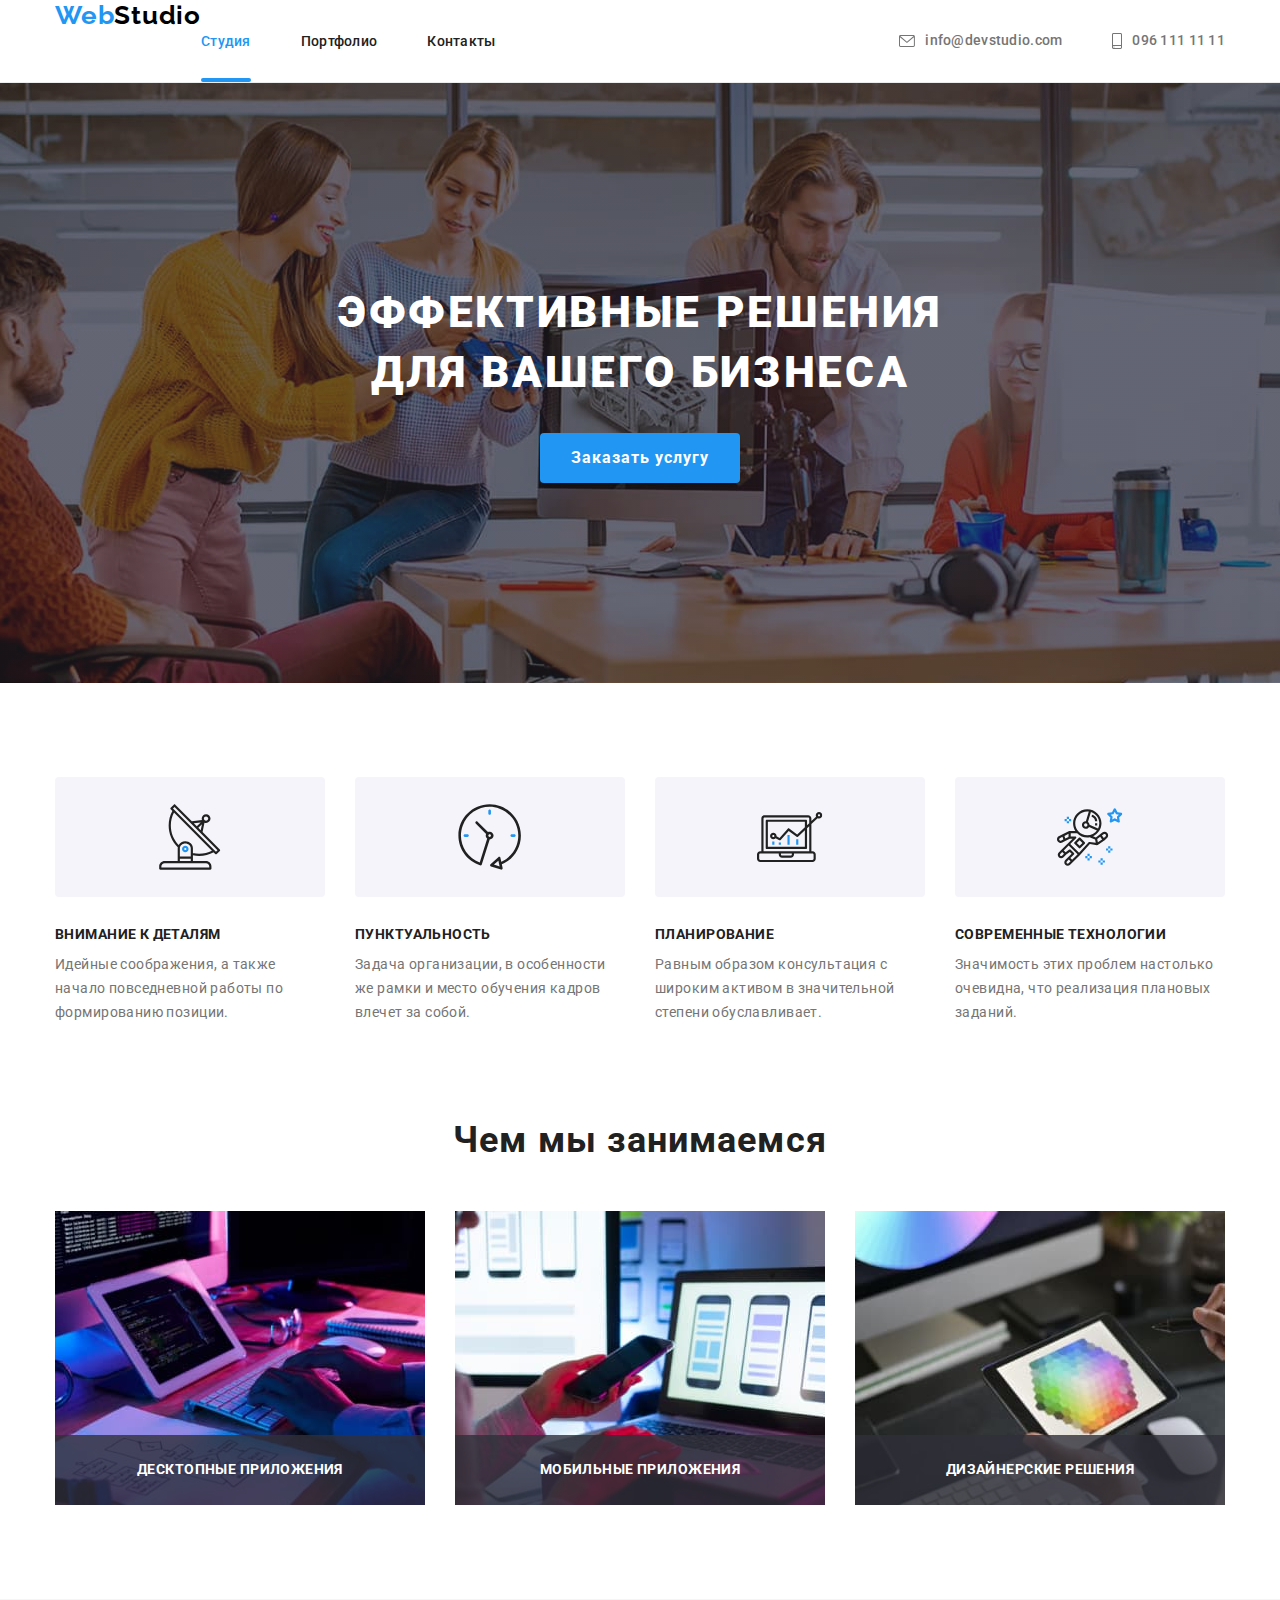
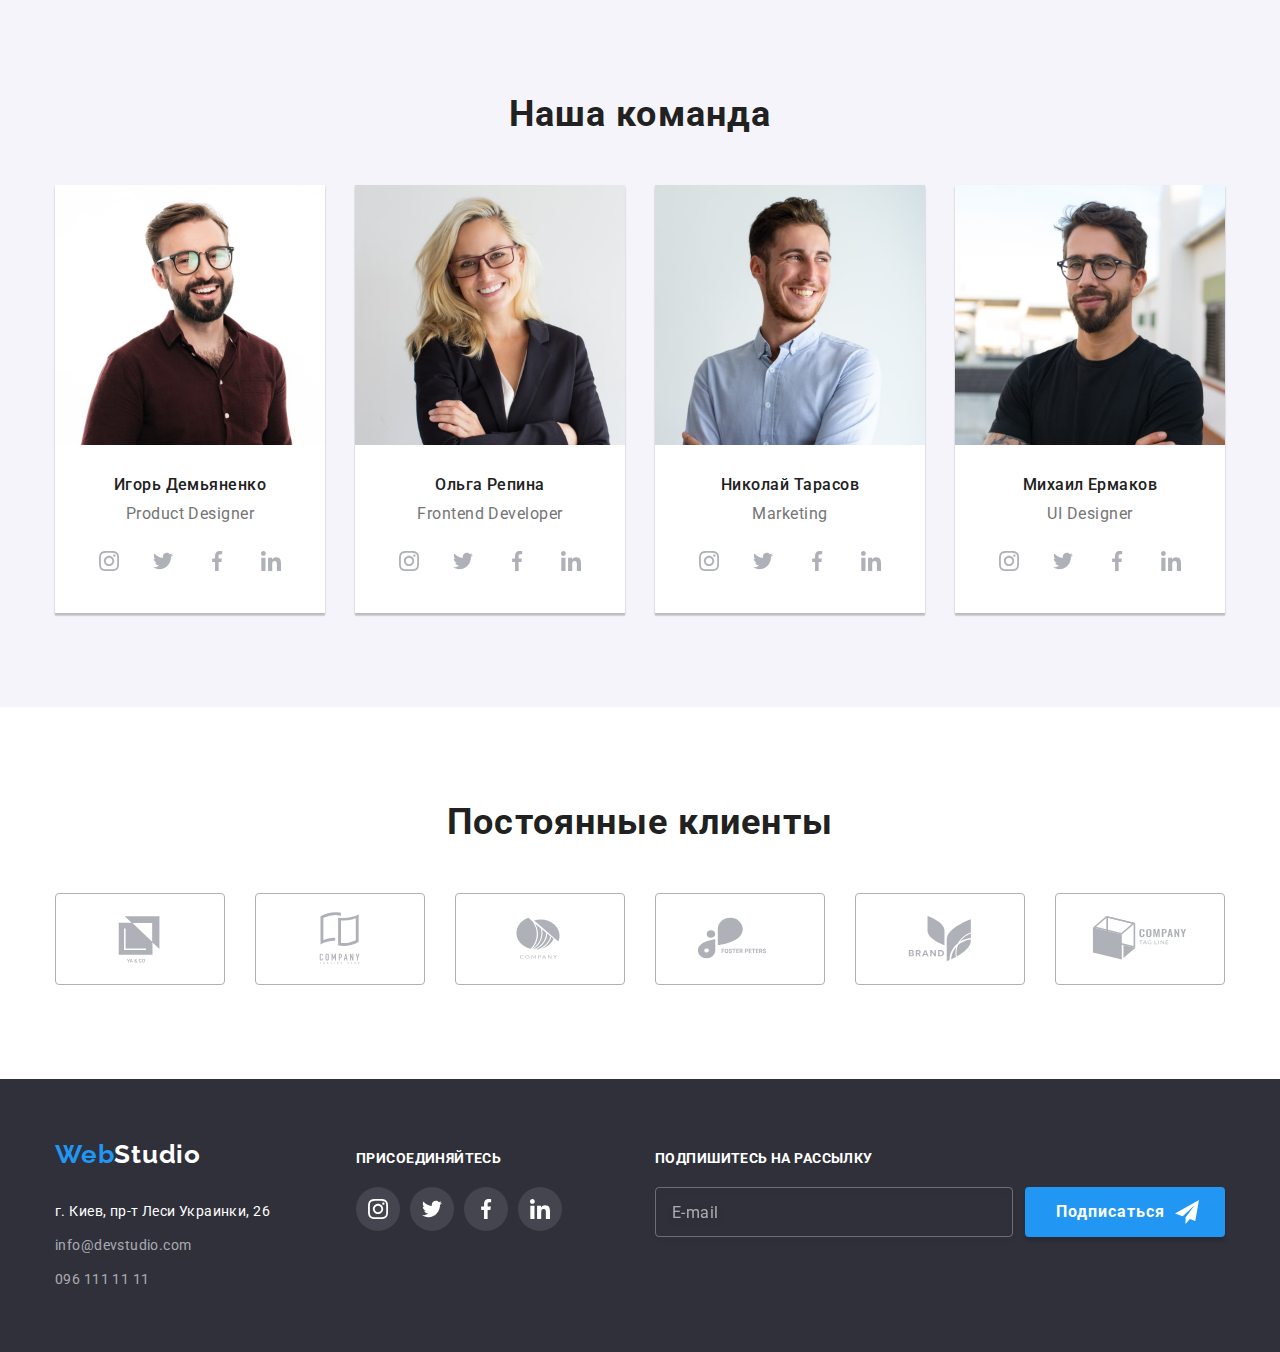
<file: index.html>
<!DOCTYPE html>
<html lang="ru">
<head>
    <meta charset="UTF-8">
    <meta http-equiv="X-UA-Compatible" content="IE=edge">
    <meta name="viewport" content="width=device-width, initial-scale=1.0">
    <title>WebStudio</title>
    <link rel="preconnect" href="https://fonts.googleapis.com">
    <link rel="preconnect" href="https://fonts.gstatic.com" crossorigin>
    <link href="https://fonts.googleapis.com/css2?family=Raleway:wght@700&family=Roboto:wght@400;500;700;900&display=swap"
        rel="stylesheet">
    <link rel="stylesheet" href="https://cdnjs.cloudflare.com/ajax/libs/modern-normalize/1.1.0/modern-normalize.css"
        integrity="sha512-Y0MM+V6ymRKN2zStTqzQ227DWhhp4Mzdo6gnlRnuaNCbc+YN/ZH0sBCLTM4M0oSy9c9VKiCvd4Jk44aCLrNS5Q=="
        crossorigin="anonymous" referrerpolicy="no-referrer" />    
    <link rel="stylesheet" href="./css/main.min.css">
</head>
<body>
    <header class="header">
        <div class="container container__header">
            <nav class="navigation">
                <a class="logo header__logo" href="#">Web<span class="logo__header--color">Studio</span></a>
                <ul class="navigation-list">
                    <li class="navigation-list__item"><a class="navigation-list__link navigation-list--current" href="#">Студия</a></li>
                    <li class="navigation-list__item"><a class="navigation-list__link" href="./portfolio.html">Портфолио</a></li>
                    <li class="navigation-list__item"><a class="navigation-list__link" href="#">Контакты</a></li>
                </ul>                    
            </nav>
            <ul class="contacts">
                <li class="contacts__item">
                    <a class="contacts__link" href="mailto:info@devstudio.com">
                        <svg class="contacts__icon" width="16" height="12">
                            <use href="./images/icons/icons.svg#icon-envelope"></use>
                        </svg>
                        info@devstudio.com
                    </a>
                </li>
                <li class="contacts__item">
                    <a class="contacts__link" href="tel:0961111111">
                        <svg class="contacts__icon" width="10" height="16">
                            <use href="./images/icons/icons.svg#icon-smartphone"></use>
                        </svg>
                        096 111 11 11
                    </a>
                </li>
            </ul>
        </div>
    </header>
    <main class="main">
        <section class="hero">
            <div class="container">
                <h1 class="hero__title">Эффективные решения для вашего бизнеса</h1>
                <button class="btn hero__button" type="button" data-modal-open>Заказать услугу</button>
            </div>
        </section>
        <section class="section">
            <div class="container">
                <h2 class="visually-hidden">Наши преимущества</h2>
                <ul class="advantages-list">
                    <li class="advantages-list__item">
                        <div class="advantages-list__icon-wrap">
                            <svg class="advantages-list__icon" width="65.32" height="70">
                                <use href="./images/icons/icons.svg#icon-antenna"></use>
                            </svg>
                        </div>
                        <h3 class="advantages-list__title">Внимание к деталям</h3>
                        <p class="advantages-list__text">Идейные соображения, а также начало повседневной работы по формированию позиции.
                        </p>
                    </li>
                    <li class="advantages-list__item">
                        <div class="advantages-list__icon-wrap">
                            <svg class="advantages-list__icon" width="65.32" height="70">
                                <use href="./images/icons/icons.svg#icon-clock"></use>
                            </svg>
                        </div>
                        <h3 class="advantages-list__title">Пунктуальность</h3>
                        <p class="advantages-list__text">Задача организации, в особенности же рамки и место обучения кадров влечет за
                            собой.</p>
                    </li>
                    <li class="advantages-list__item">
                        <div class="advantages-list__icon-wrap">
                            <svg class="advantages-list__icon" width="65.32" height="70">
                                <use href="./images/icons/icons.svg#icon-diagram"></use>
                            </svg>
                        </div>
                        <h3 class="advantages-list__title">Планирование</h3>
                        <p class="advantages-list__text">Равным образом консультация с широким активом в значительной степени
                            обуславливает.</p>
                    </li>
                    <li class="advantages-list__item">
                        <div class="advantages-list__icon-wrap">
                            <svg class="advantages-list__icon" width="65.32" height="70">
                                <use href="./images/icons/icons.svg#icon-astronaut"></use>
                            </svg>
                        </div>
                        <h3 class="advantages-list__title">Современные технологии</h3>
                        <p class="advantages-list__text">Значимость этих проблем настолько очевидна, что реализация плановых заданий.</p>
                    </li>
                </ul>
            </div>
        </section>
        <section class="section section--nopadding-top">
            <div class="container">
                <h2 class="section__title">Чем мы занимаемся</h2>
                <ul class="doing-list">
                    <li class="doing-list__item">
                        <a class="doing-list__link" href="#">
                            <img class="doing-list__image" src="./images/wedoing/first.jpg"
                                alt="Десктопные приложения" width="370" height="294">
                            <h3 class="doing-list__title">Десктопные приложения</h3>
                        </a>
                    </li>
                    <li class="doing-list__item">
                        <a class="doing-list__link" href="#">
                            <img class="doing-list__image"
                                src="./images/wedoing/second.jpg" alt="Мобильные приложения" width="370" height="294">
                            <h3 class="doing-list__title">Мобильные приложения</h3>
                        </a>
                    </li>
                    <li class="doing-list__item">
                        <a class="doing-list__link" href="#">
                            <img class="doing-list__image" src="./images/wedoing/third.jpg"
                                alt="Дизайнерские решения" width="370" height="294">
                            <h3 class="doing-list__title">Дизайнерские решения</h3>
                        </a>
                    </li>
                </ul>
            </div>            
        </section>
        <section class="section section--other-background">
            <div class="container">
                <h2 class="section__title">Наша команда</h2>
                <ul class="team-list">
                    <li class="team-list__item">
                        <img class="team-list__image" src="./images/team/image-1.jpg" alt="Игорь Демьяненко" width="270" height="260">
                        <div class="team-list__wrap">
                            <h3 class="team-list__title">Игорь Демьяненко</h3>
                            <p class="team-list__text">Product Designer</p>
                            <ul class="soc-list">
                                <li class="soc-list__item">
                                    <a href="" class="soc-list__link icon-soc-link">
                                        <svg class="soc-list__icon" width="20" height="20">
                                            <use href="./images/icons/icons.svg#icon-instagram"></use>
                                        </svg>
                                    </a>
                                </li>
                                <li class="soc-list__item">
                                    <a href="" class="soc-list__link icon-soc-link">
                                        <svg class="soc-list__icon" width="20" height="20">
                                            <use href="./images/icons/icons.svg#icon-twitter"></use>
                                        </svg>
                                    </a>
                                </li>
                                <li class="soc-list__item">
                                    <a href="" class="soc-list__link icon-soc-link">
                                        <svg class="soc-list__icon" width="20" height="20">
                                            <use href="./images/icons/icons.svg#icon-facebook"></use>
                                        </svg>
                                    </a>
                                </li>
                                <li class="soc-list__item">
                                    <a href="" class="soc-list__link icon-soc-link">
                                        <svg class="soc-list__icon" width="20" height="20">
                                            <use href="./images/icons/icons.svg#icon-linkedin"></use>
                                        </svg>
                                    </a>
                                </li>
                            </ul>
                        </div>                        
                    </li>
                    <li class="team-list__item">
                        <img class="team-list__image" src="./images/team/image-2.jpg" alt="Ольга Репина" width="270" height="260">
                        <div class="team-list__wrap">
                            <h3 class="team-list__title">Ольга Репина</h3>
                            <p class="team-list__text">Frontend Developer</p>
                            <ul class="soc-list">
                                <li class="soc-list__item">
                                    <a href="" class="soc-list__link icon-soc-link">
                                        <svg class="soc-list__icon" width="20" height="20">
                                            <use href="./images/icons/icons.svg#icon-instagram"></use>
                                        </svg>
                                    </a>
                                </li>
                                <li class="soc-list__item">
                                    <a href="" class="soc-list__link icon-soc-link">
                                        <svg class="soc-list__icon" width="20" height="20">
                                            <use href="./images/icons/icons.svg#icon-twitter"></use>
                                        </svg>
                                    </a>
                                </li>
                                <li class="soc-list__item">
                                    <a href="" class="soc-list__link icon-soc-link">
                                        <svg class="soc-list__icon" width="20" height="20">
                                            <use href="./images/icons/icons.svg#icon-facebook"></use>
                                        </svg>
                                    </a>
                                </li>
                                <li class="soc-list__item">
                                    <a href="" class="soc-list__link icon-soc-link">
                                        <svg class="soc-list__icon" width="20" height="20">
                                            <use href="./images/icons/icons.svg#icon-linkedin"></use>
                                        </svg>
                                    </a>
                                </li>
                            </ul>
                        </div>                        
                    </li>
                    <li class="team-list__item">
                        <img class="team-list__image" src="./images/team/image-3.jpg" alt="Николай Тарасов" width="270" height="260">
                        <div class="team-list__wrap">
                            <h3 class="team-list__title">Николай Тарасов</h3>
                            <p class="team-list__text">Marketing</p>
                            <ul class="soc-list">
                                <li class="soc-list__item">
                                    <a href="" class="soc-list__link icon-soc-link">
                                        <svg class="soc-list__icon" width="20" height="20">
                                            <use href="./images/icons/icons.svg#icon-instagram"></use>
                                        </svg>
                                    </a>
                                </li>
                                <li class="soc-list__item">
                                    <a href="" class="soc-list__link icon-soc-link">
                                        <svg class="soc-list__icon" width="20" height="20">
                                            <use href="./images/icons/icons.svg#icon-twitter"></use>
                                        </svg>
                                    </a>
                                </li>
                                <li class="soc-list__item">
                                    <a href="" class="soc-list__link icon-soc-link">
                                        <svg class="soc-list__icon" width="20" height="20">
                                            <use href="./images/icons/icons.svg#icon-facebook"></use>
                                        </svg>
                                    </a>
                                </li>
                                <li class="soc-list__item">
                                    <a href="" class="soc-list__link icon-soc-link">
                                        <svg class="soc-list__icon" width="20" height="20">
                                            <use href="./images/icons/icons.svg#icon-linkedin"></use>
                                        </svg>
                                    </a>
                                </li>
                            </ul>
                        </div>                        
                    </li>
                    <li class="team-list__item">
                        <img class="team-list__image" src="./images/team/image-4.jpg" alt="Михаил Ермаков" width="270" height="260">
                        <div class="team-list__wrap">
                            <h3 class="team-list__title">Михаил Ермаков</h3>
                            <p class="team-list__text">UI Designer</p>
                            <ul class="soc-list">
                                <li class="soc-list__item">
                                    <a href="" class="soc-list__link icon-soc-link">
                                        <svg class="soc-list__icon" width="20" height="20">
                                            <use href="./images/icons/icons.svg#icon-instagram"></use>
                                        </svg>
                                    </a>
                                </li>
                                <li class="soc-list__item">
                                    <a href="" class="soc-list__link icon-soc-link">
                                        <svg class="soc-list__icon" width="20" height="20">
                                            <use href="./images/icons/icons.svg#icon-twitter"></use>
                                        </svg>
                                    </a>
                                </li>
                                <li class="soc-list__item">
                                    <a href="" class="soc-list__link icon-soc-link">
                                        <svg class="soc-list__icon" width="20" height="20">
                                            <use href="./images/icons/icons.svg#icon-facebook"></use>
                                        </svg>
                                    </a>
                                </li>
                                <li class="soc-list__item">
                                    <a href="" class="soc-list__link icon-soc-link">
                                        <svg class="soc-list__icon" width="20" height="20">
                                            <use href="./images/icons/icons.svg#icon-linkedin"></use>
                                        </svg>
                                    </a>
                                </li>
                            </ul>
                        </div>                        
                    </li>
                </ul>
            </div>            
        </section>
        <section class="section">
            <div class="container">
                <h2 class="section__title">Постоянные клиенты</h2>
                <ul class="clients">
                    <li class="clients__item">
                        <a href="" class="clients__link">
                            <svg class="clients__icon" width="106" height="60">
                                <use href="./images/icons/icons.svg#icon-client-logo-1"></use>
                            </svg>
                        </a>
                    </li>
                    <li class="clients__item">
                        <a href="" class="clients__link">
                            <svg class="clients__icon" width="106" height="60">
                                <use href="./images/icons/icons.svg#icon-client-logo-2"></use>
                            </svg>
                        </a>
                    </li>
                    <li class="clients__item">
                        <a href="" class="clients__link">
                            <svg class="clients__icon" width="106" height="60">
                                <use href="./images/icons/icons.svg#icon-client-logo-3"></use>
                            </svg>
                        </a>
                    </li>
                    <li class="clients__item">
                        <a href="" class="clients__link">
                            <svg class="clients__icon" width="106" height="60">
                                <use href="./images/icons/icons.svg#icon-client-logo-4"></use>
                            </svg>
                        </a>
                    </li>
                    <li class="clients__item">
                        <a href="" class="clients__link">
                            <svg class="clients__icon" width="106" height="60">
                                <use href="./images/icons/icons.svg#icon-client-logo-5"></use>
                            </svg>
                        </a>
                    </li>
                    <li class="clients__item">
                        <a href="" class="clients__link">
                            <svg class="clients__icon" width="106" height="60">
                                <use href="./images/icons/icons.svg#icon-client-logo-6"></use>
                            </svg>
                        </a>
                    </li>
                </ul>
            </div>
        </section>
    </main>
    <footer class="footer">
        <div class="container">
            <div class="container__footer">
                <div class="adress-wrap">
                    <a class="logo footer__logo" href="#">Web<span class="logo__footer--color">Studio</span></a>
                    <address class="address">
                        <ul class="adress__list">
                            <li class="adress__item"><a class="adress__link adress__link--adress-color"
                                    href="https://goo.gl/maps/kx9JJZzX5HRAfABEA" target="_blank" rel="noopener, noindex, nofollow">г.
                                    Киев,
                                    пр-т Леси Украинки, 26</a></li>
                            <li class="adress__item"><a class="adress__link adress__link--contact-color"
                                    href="mailto:info@devstudio.com">info@devstudio.com</a></li>
                            <li class="adress__item"><a class="adress__link adress__link--contact-color" href="tel:0961111111">096 111
                                    11
                                    11</a></li>
                        </ul>
                    </address>
                </div>
                <div class="company-soc">
                    <p class="company-soc__text">присоединяйтесь</p>
                    <ul class="company-soc__list">
                        <li class="company-soc__item">
                            <a href="" class="company-soc__link icon-soc-link">
                                <svg class="company-soc__icon" width="20" height="20">
                                    <use href="./images/icons/icons.svg#icon-instagram"></use>
                                </svg>
                            </a>
                        </li>
                        <li class="company-soc__item">
                            <a href="" class="company-soc__link icon-soc-link">
                                <svg class="company-soc__icon" width="20" height="20">
                                    <use href="./images/icons/icons.svg#icon-twitter"></use>
                                </svg>
                            </a>
                        </li>
                        <li class="company-soc__item">
                            <a href="" class="company-soc__link icon-soc-link">
                                <svg class="company-soc__icon" width="20" height="20">
                                    <use href="./images/icons/icons.svg#icon-facebook"></use>
                                </svg>
                            </a>
                        </li>
                        <li class="company-soc__item">
                            <a href="" class="company-soc__link icon-soc-link">
                                <svg class="company-soc__icon" width="20" height="20">
                                    <use href="./images/icons/icons.svg#icon-linkedin"></use>
                                </svg>
                            </a>
                        </li>
                    </ul>
                </div>
                
                <div class="mail">
                    <p class="mail__text">Подпишитесь на рассылку</p>
                    <form method="POST" class="form-send">
                        <input type="email" class="form-send__input" name="footer-user-email" id="footer-user-email" placeholder="E-mail">
                        <div class="form-send__btn-wrap">
                            <button type="submit" class="btn form-send__btn--send">
                                Подписаться
                                <svg class="form-send__icon" width="24" height="24">
                                    <use href="./images/icons/icons.svg#icon-send"></use>
                                </svg>
                            </button>                            
                        </div>                        
                    </form>                                        
                </div>
            </div>            
        </div>      
    </footer>

    <div class="backdrop is-hidden" data-modal>
        <div class="modal">
            <button class="btn modal__btn--close" type="button" data-modal-close>
                <svg class="modal__icon--close" width="18" height="18">
                    <use href="./images/icons/icons.svg#icon-close-black-18dp-2-1-1"></use>
                </svg>
            </button>
            <p class="modal__title">Оставьте свои данные, мы вам перезвоним</p>
            <form method="POST">
                <div class="modal__field-wrap">
                    <div class="modal__field">
                        <label for="user-name" class="modal__label">Имя</label>
                        <div class="modal__input-wrap">
                            <input type="text" class="modal__input" name="user-name" id="user-name" required />
                            <svg class="modal__icon" width="18" height="18">
                                <use href="./images/icons/icons.svg#icon-person"></use>
                            </svg>
                        </div>
                    </div>
                    
                    <div class="modal__field">
                        <label for="user-phone" class="modal__label">Телефон</label>
                        <div class="modal__input-wrap">
                            <input type="tel" class="modal__input" name="user-phone" id="user-phone" required />
                            <svg class="modal__icon" width="18" height="18">
                                <use href="./images/icons/icons.svg#icon-phone"></use>
                            </svg>
                        </div>
                    </div>
                    
                    <div class="modal__field">
                        <label for="user-email" class="modal__label">Почта</label>
                        <div class="modal__input-wrap">
                            <input type="email" class="modal__input" name="user-email" id="user-email" />
                            <svg class="modal__icon" width="18" height="18">
                                <use href="./images/icons/icons.svg#icon-email"></use>
                            </svg>
                        </div>
                    </div>
                    
                    <div class="modal__field">
                        <label for="user-text" class="modal__label">Комментарий</label>
                        <textarea name="user-text" id="user-text" class="modal__text" placeholder="Введите текст"></textarea>
                    </div>
                </div>
                
                <div class="checkbox">
                    <input type="checkbox" class="checkbox__input visually-hidden" id="input-check" name="policy" value="policy">
                    <label for="input-check" class="checkbox__text">
                        <span class="checkbox__span">
                            <svg class="checkbox__icon" width="11" height="8">
                                <use href="./images/icons/icons.svg#icon-check"></use>
                            </svg>
                        </span>
                        Соглашаюсь с рассылкой и принимаю
                        <a href="" class="checkbox__policy">Условия договора</a>                      
                    </label>
                </div>

                <button type="submit" class="btn modal__btn--send">
                    Отправить
                </button>
            </form>
        </div>
    </div>

    <script src="./js/modal.js"></script>
</body>
</html>
</file>
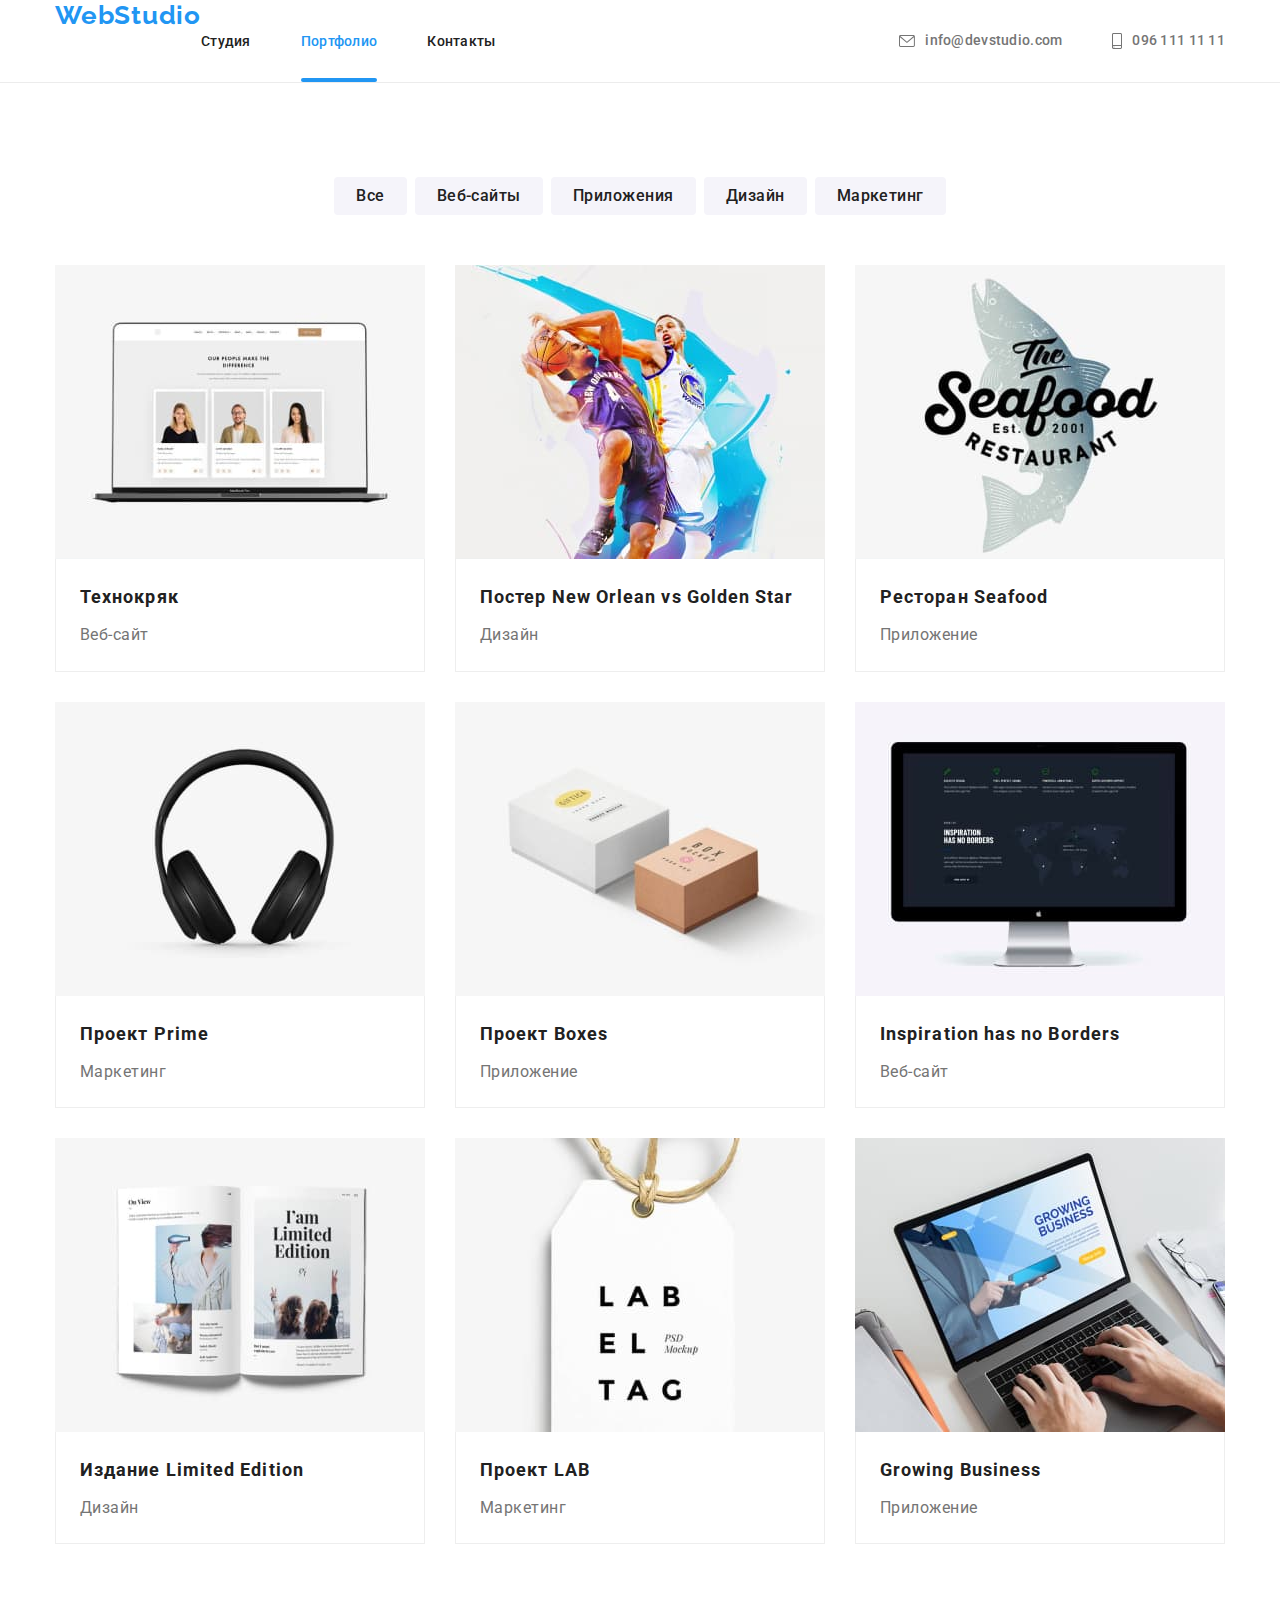
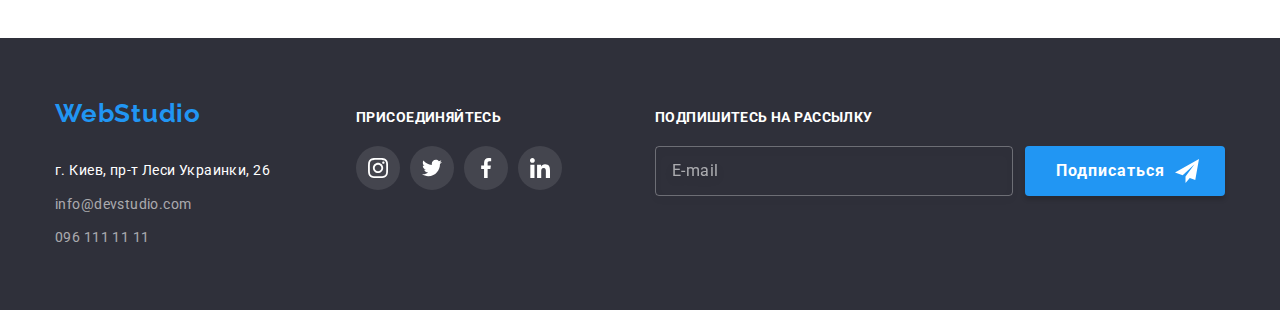
<file: portfolio.html>
<!DOCTYPE html>
<html lang="ru">

<head>
    <meta charset="UTF-8">
    <meta http-equiv="X-UA-Compatible" content="IE=edge">
    <meta name="viewport" content="width=device-width, initial-scale=1.0">
    <title>WebStudio</title>
    <link rel="preconnect" href="https://fonts.googleapis.com">
    <link rel="preconnect" href="https://fonts.gstatic.com" crossorigin>
    <link
        href="https://fonts.googleapis.com/css2?family=Raleway:wght@700&family=Roboto:wght@400;500;700;900&display=swap"
        rel="stylesheet">
    <link rel="stylesheet" href="https://cdnjs.cloudflare.com/ajax/libs/modern-normalize/1.1.0/modern-normalize.css"
        integrity="sha512-Y0MM+V6ymRKN2zStTqzQ227DWhhp4Mzdo6gnlRnuaNCbc+YN/ZH0sBCLTM4M0oSy9c9VKiCvd4Jk44aCLrNS5Q=="
        crossorigin="anonymous" referrerpolicy="no-referrer" />
    <link rel="stylesheet" href="./css/main.min.css">
</head>

<body>
    <header class="header">
        <div class="container container__header">
            <nav class="navigation">
                <a class="link logo header__logo" href="#">Web<span class="header__logo--color">Studio</span></a>
                <ul class="list navigation-list">
                    <li class="navigation-list__item">
                        <a class="link navigation-list__link" href="./index.html">
                            Студия
                        </a>
                    </li>
                    <li class="navigation-list__item">
                        <a class="link navigation-list__link navigation-list--current">
                            Портфолио
                        </a>
                    </li>
                    <li class="navigation-list__item">
                        <a class="link navigation-list__link" href="#">
                            Контакты
                        </a>
                    </li>
                </ul>
            </nav>
            <ul class="list contacts">
                <li class="contacts__item">
                    <a class="link contacts__link" href="mailto:info@devstudio.com">
                        <svg class="contacts__icon" width="16" height="12">
                            <use href="./images/icons/icons.svg#icon-envelope"></use>
                        </svg>
                        info@devstudio.com
                    </a>
                </li>
                <li class="contacts__item">
                    <a class="link contacts__link" href="tel:0961111111">
                        <svg class="contacts__icon" width="10" height="16">
                            <use href="./images/icons/icons.svg#icon-smartphone"></use>
                        </svg>
                        096 111 11 11
                    </a>
                </li>
            </ul>
        </div>
    </header>
    <main class="gallery">
        <section class="section">
            <div class="container">
                <h1 class="visually-hidden">Галерея</h1>
                <ul class="filter-list list">
                    <li class="filter-list__item"><button class="btn filter-list__btn">Все</button></li>
                    <li class="filter-list__item"><button class="btn filter-list__btn">Веб-сайты</button></li>
                    <li class="filter-list__item"><button class="btn filter-list__btn">Приложения</button></li>
                    <li class="filter-list__item"><button class="btn filter-list__btn">Дизайн</button></li>
                    <li class="filter-list__item"><button class="btn filter-list__btn">Маркетинг</button></li>
                </ul>
                <ul class="list portfolio-list">
                    <li class="portfolio-list__item">
                        <a href="" class="portfolio-list__link link">
                            <div class="portfolio-list__image-wrap">
                                <img class="portfolio-list__image" src="./images/gallery/img-1.jpg" alt="Технокряк" width="370" height="294">
                                <p class="portfolio-list__description-text">
                                    Ресурс предлагает комплексные предложения с разным уровнем функционала и сервисов.
                                    Все это позволит посетителю получить исчерпывающие сведения о компании или частном лице.
                                </p>
                            </div>                            
                            <div class="portfolio-list__text-wrap">
                                <h2 class="portfolio-list__title">Технокряк</h2>
                                <p class="portfolio-list__text">Веб-сайт</p>
                            </div>                            
                        </a>                        
                    </li>
                    <li class="portfolio-list__item">
                        <a href="" class="portfolio-list__link link">
                            <div class="portfolio-list__image-wrap">
                                <img class="portfolio-list__image" src="./images/gallery/img-2.jpg" alt="Постер New Orlean vs Golden Star" width="370"
                                    height="294">
                                <p class="portfolio-list__description-text">
                                    Ресурс предлагает комплексные предложения с разным уровнем функционала и сервисов.
                                    Все это позволит посетителю получить исчерпывающие сведения о компании или частном лице.
                                </p>
                            </div>                            
                            <div class="portfolio-list__text-wrap">
                                <h2 class="portfolio-list__title">Постер New Orlean vs Golden Star</h2>
                                <p class="portfolio-list__text">Дизайн</p>                                
                            </div>                           
                        </a>                        
                    </li>
                    <li class="portfolio-list__item">
                        <a href="" class="portfolio-list__link link">
                            <div class="portfolio-list__image-wrap">
                                <img class="portfolio-list__image" src="./images/gallery/img-3.jpg" alt="Ресторан Seafood" width="370" height="294">
                                <p class="portfolio-list__description-text">
                                    Ресурс предлагает комплексные предложения с разным уровнем функционала и сервисов.
                                    Все это позволит посетителю получить исчерпывающие сведения о компании или частном лице.
                                </p>
                            </div>                            
                            <div class="portfolio-list__text-wrap">
                                <h2 class="portfolio-list__title">Ресторан Seafood</h2>
                                <p class="portfolio-list__text">Приложение</p>                                
                            </div>                            
                        </a>                                               
                    </li>
                    <li class="portfolio-list__item">
                        <a href="" class="portfolio-list__link link">
                            <div class="portfolio-list__image-wrap">
                                <img class="portfolio-list__image" src="./images/gallery/img-4.jpg" alt="Проект Prime" width="370" height="294">
                                <p class="portfolio-list__description-text">
                                    Ресурс предлагает комплексные предложения с разным уровнем функционала и сервисов.
                                    Все это позволит посетителю получить исчерпывающие сведения о компании или частном лице.
                                </p>
                            </div>                            
                            <div class="portfolio-list__text-wrap">
                                <h2 class="portfolio-list__title">Проект Prime</h2>
                                <p class="portfolio-list__text">Маркетинг</p>                                
                            </div>
                        </a>                                               
                    </li>
                    <li class="portfolio-list__item">
                        <a href="" class="portfolio-list__link link">
                            <div class="portfolio-list__image-wrap">
                                <img class="portfolio-list__image" src="./images/gallery/img-5.jpg" alt="Проект Boxes" width="370" height="294">
                                <p class="portfolio-list__description-text">
                                    Ресурс предлагает комплексные предложения с разным уровнем функционала и сервисов.
                                    Все это позволит посетителю получить исчерпывающие сведения о компании или частном лице.
                                </p>
                            </div>                            
                            <div class="portfolio-list__text-wrap">
                                <h2 class="portfolio-list__title">Проект Boxes</h2>
                                <p class="portfolio-list__text">Приложение</p>                                
                            </div>                            
                        </a>                                              
                    </li>
                    <li class="portfolio-list__item">
                        <a href="" class="portfolio-list__link link">
                            <div class="portfolio-list__image-wrap">
                                <img class="portfolio-list__image" src="./images/gallery/img-6.jpg" alt="Inspiration has no Borders" width="370" height="294">
                                <p class="portfolio-list__description-text">
                                    Ресурс предлагает комплексные предложения с разным уровнем функционала и сервисов.
                                    Все это позволит посетителю получить исчерпывающие сведения о компании или частном лице.
                                </p>
                            </div>                            
                            <div class="portfolio-list__text-wrap">
                                <h2 class="portfolio-list__title">Inspiration has no Borders</h2>
                                <p class="portfolio-list__text">Веб-сайт</p>                                
                            </div>                            
                        </a>                                               
                    </li>
                    <li class="portfolio-list__item">
                        <a href="" class="portfolio-list__link link">
                            <div class="portfolio-list__image-wrap">
                                <img class="portfolio-list__image" src="./images/gallery/img-7.jpg" alt="Издание Limited Edition" width="370" height="294">
                                <p class="portfolio-list__description-text">
                                    Ресурс предлагает комплексные предложения с разным уровнем функционала и сервисов.
                                    Все это позволит посетителю получить исчерпывающие сведения о компании или частном лице.
                                </p>
                            </div>                            
                            <div class="portfolio-list__text-wrap">
                                <h2 class="portfolio-list__title">Издание Limited Edition</h2>
                                <p class="portfolio-list__text">Дизайн</p>                                
                            </div>                            
                        </a>                                               
                    </li>
                    <li class="portfolio-list__item">
                        <a href="" class="portfolio-list__link link">
                            <div class="portfolio-list__image-wrap">
                                <img class="portfolio-list__image" src="./images/gallery/img-8.jpg" alt="Проект LAB" width="370" height="294">
                                <p class="portfolio-list__description-text">
                                    Ресурс предлагает комплексные предложения с разным уровнем функционала и сервисов.
                                    Все это позволит посетителю получить исчерпывающие сведения о компании или частном лице.
                                </p>
                            </div>                            
                            <div class="portfolio-list__text-wrap">
                                <h2 class="portfolio-list__title">Проект LAB</h2>
                                <p class="portfolio-list__text">Маркетинг</p>                                
                            </div>                            
                        </a>                                               
                    </li>
                    <li class="portfolio-list__item">
                        <a href="" class="portfolio-list__link link">
                            <div class="portfolio-list__image-wrap">
                                <img class="portfolio-list__image" src="./images/gallery/img-9.jpg" alt="Growing Business" width="370" height="294">
                                <p class="portfolio-list__description-text">
                                    Ресурс предлагает комплексные предложения с разным уровнем функционала и сервисов.
                                    Все это позволит посетителю получить исчерпывающие сведения о компании или частном лице.
                                </p>
                            </div>                            
                            <div class="portfolio-list__text-wrap">
                                <h2 class="portfolio-list__title">Growing Business</h2>
                                <p class="portfolio-list__text">Приложение</p>                                
                            </div>                            
                        </a>                                               
                    </li>
                </ul>
            </div>            
        </section>
    </main>
    <footer class="footer">
        <div class="container">
            <div class="container__footer">
                <div class="adress-wrap">
                    <a class="link logo footer__logo" href="#">Web<span class="footer__logo--color">Studio</span></a>
                    <address class="address">
                        <ul class="list adress__list">
                            <li class="adress__item"><a class="link adress__link adress__link--adress-color"
                                    href="https://goo.gl/maps/kx9JJZzX5HRAfABEA" target="_blank"
                                    rel="noopener, noindex, nofollow">г.
                                    Киев,
                                    пр-т Леси Украинки, 26</a></li>
                            <li class="adress__item"><a class="link adress__link adress__link--contact-color"
                                    href="mailto:info@devstudio.com">info@devstudio.com</a></li>
                            <li class="adress__item"><a class="link adress__link adress__link--contact-color"
                                    href="tel:0961111111">096 111
                                    11
                                    11</a></li>
                        </ul>
                    </address>
                </div>
                <div class="company-soc">
                    <p class="company-soc__text">присоединяйтесь</p>
                    <ul class="company-soc__list list">
                        <li class="company-soc__item">
                            <a href="" class="company-soc__link icon-soc-link link">
                                <svg class="company-soc__icon" width="20" height="20">
                                    <use href="./images/icons/icons.svg#icon-instagram"></use>
                                </svg>
                            </a>
                        </li>
                        <li class="company-soc__item">
                            <a href="" class="company-soc__link icon-soc-link link">
                                <svg class="company-soc__icon" width="20" height="20">
                                    <use href="./images/icons/icons.svg#icon-twitter"></use>
                                </svg>
                            </a>
                        </li>
                        <li class="company-soc__item">
                            <a href="" class="company-soc__link icon-soc-link link">
                                <svg class="company-soc__icon" width="20" height="20">
                                    <use href="./images/icons/icons.svg#icon-facebook"></use>
                                </svg>
                            </a>
                        </li>
                        <li class="company-soc__item">
                            <a href="" class="company-soc__link icon-soc-link link">
                                <svg class="company-soc__icon" width="20" height="20">
                                    <use href="./images/icons/icons.svg#icon-linkedin"></use>
                                </svg>
                            </a>
                        </li>
                    </ul>
                </div>
    
                <div class="mail">
                    <p class="mail__text">Подпишитесь на рассылку</p>
                    <form method="POST" class="form-send">
                        <input type="email" class="form-send__input" name="footer-user-email" id="footer-user-email"
                            placeholder="E-mail">
                        <div class="form-send__btn-wrap">
                            <button type="submit" class="btn form-send__btn--send">
                                Подписаться
                                <svg class="form-send__icon" width="24" height="24">
                                    <use href="./images/icons/icons.svg#icon-send"></use>
                                </svg>
                            </button>
                        </div>
                    </form>
                </div>
            </div>
        </div>
    </footer>
</body>

</html>
</file>
<file: css/main.min.css>
.visually-hidden{position:absolute;white-space:nowrap;width:1px;height:1px;overflow:hidden;border:0;padding:0;clip:rect(0 0 0 0);clip-path:inset(50%);margin:-1px}.checkbox__span,.checkbox__text,.modal__btn--close,.backdrop,.clients__link,.doing-list .doing-list__title,.advantages-list .advantages-list__icon-wrap,.contacts__link,.icon-soc-link{display:flex;align-items:center;justify-content:center}h1,h2,h3,p{margin:0}ul,ol{list-style:none;padding-left:0;margin:0}.btn{cursor:pointer}body{font-family:"Roboto",Tahoma,sans-serif;background-color:#fff}a{text-decoration:none;font-style:normal}.logo{font-family:"Raleway";font-weight:700;font-size:26px;line-height:1.19;letter-spacing:.03em;color:#2196f3}.icon-soc-link{width:44px;height:44px;border-radius:50%}img{display:block;width:100%;height:auto}.container{width:1200px;padding-left:15px;padding-right:15px;margin:0 auto}.section{padding-top:94px;padding-bottom:94px}.section__title{color:#212121;font-size:36px;line-height:1.17;letter-spacing:.03em;text-align:center;margin-bottom:50px}.header{border-bottom:1px solid #ececec}.header header__logo{padding-top:25px;padding-bottom:25px;margin-right:93px}.logo__header--color{color:#000}.navigation{display:flex}.navigation-list,.contacts{display:flex;align-items:center;padding-top:32px;padding-bottom:32px}.navigation-list__item:not(:last-child),.contacts__item:not(:last-child){margin-right:50px}.navigation-list__link{font-weight:500;font-size:14px;line-height:1.14;letter-spacing:.02em;color:#212121;transition:color 250ms cubic-bezier(0.4, 0, 0.2, 1)}.navigation-list__link:hover,.navigation-list__link:focus{color:#2196f3}.navigation-list--current{color:#2196f3;position:relative}.navigation-list--current::after{content:"";height:4px;background-color:#2196f3;width:100%;border-radius:2px;display:block;position:absolute;left:0;bottom:-33px}.contacts__link{font-weight:500;font-size:14px;line-height:1.14;letter-spacing:.02em;color:#757575;fill:#757575;transition:color 250ms cubic-bezier(0.4, 0, 0.2, 1),fill 250ms cubic-bezier(0.4, 0, 0.2, 1)}.contacts__link:hover,.contacts__link:focus{color:#2196f3;fill:#2196f3}.contacts__icon{margin-right:10px}.container__header{display:flex;justify-content:space-between;align-items:center}.footer{background-color:#2f303a;padding-top:60px;padding-bottom:60px}.footer .footer__logo{display:block;margin-bottom:30px}.logo__footer--color{color:#fff}.adress__item:not(:last-child){margin-bottom:10px}.adress__link{font-size:14px;line-height:1.71;letter-spacing:.03em}.adress__link--adress-color{color:#fff}.adress__link--contact-color{color:rgba(255,255,255,.6)}.container__footer{display:flex;align-items:baseline}.adress-wrap{flex-grow:1}.company-soc{margin-left:70px;margin-right:93px}.company-soc .company-soc__text{font-family:"Roboto";font-weight:700;font-size:14px;line-height:1.14;letter-spacing:.03em;text-transform:uppercase;color:#fff;margin-bottom:20px}.company-soc .company-soc__list{display:flex}.company-soc .company-soc__item:not(:first-child){margin-left:10px}.company-soc .company-soc__link{background-color:rgba(255,255,255,.1);fill:#fff;transition:background-color 250ms cubic-bezier(0.4, 0, 0.2, 1)}.company-soc .company-soc__link:hover,.company-soc .company-soc__link:focus{background-color:#2196f3}.mail__text{font-weight:700;font-size:14px;line-height:1.14;letter-spacing:.03em;text-transform:uppercase;color:#fff;margin-bottom:20px}.form-send{display:flex}.form-send .form-send__input{width:358px;height:50px;border:1px solid rgba(255,255,255,.3);filter:drop-shadow(0px 4px 4px rgba(0, 0, 0, 0.15));border-radius:4px;padding:15px 16px;background-color:rgba(0,0,0,0);margin-right:12px}.form-send .form-send__input::placeholder{font-size:16px;line-height:1.25;letter-spacing:.03em;color:rgba(255,255,255,.6)}.form-send .form-send__btn--send{display:flex;align-items:center;text-align:left;padding-left:29px;width:200px;height:50px;background-color:#2196f3;box-shadow:0px 4px 4px rgba(0,0,0,.15);border-radius:4px;font-weight:700;font-size:16px;line-height:1.88;letter-spacing:.06em;color:#fff;border-color:rgba(0,0,0,0)}.form-send .form-send__icon{fill:#fff;margin-left:10px}.hero{background-color:#2f303a;text-align:center;padding-top:200px;padding-bottom:200px;background-image:linear-gradient(rgba(47, 48, 58, 0.4), rgba(47, 48, 58, 0.4)),url("../images/bground/hero-bg.jpg");background-repeat:no-repeat;background-size:cover;background-position:center;max-width:1600px;margin:0 auto}.hero .hero__title{display:block;font-weight:900;font-size:44px;line-height:1.36;letter-spacing:.06em;text-align:center;text-transform:uppercase;color:#fff;margin:0 auto;margin-bottom:30px;max-width:696px}.hero .hero__button{display:block;min-width:200px;height:50px;flex-shrink:0;background-color:#2196f3;border:#2196f3;font-family:"Roboto";font-weight:700;font-size:16px;line-height:1.88;letter-spacing:.06em;font-style:normal;text-align:center;color:#fff;box-shadow:0px 4px 4px rgba(0,0,0,.15);border-radius:4px;padding-right:10px 32px;margin:0 auto}.advantages-list{display:flex}.advantages-list .advantages-list__item:not(:last-child){margin-right:30px}.advantages-list .advantages-list__icon-wrap{width:270px;height:120px;background-color:#f5f4fa;border-radius:4px;margin-bottom:30px}.advantages-list .advantages-list__title{font-size:14px;line-height:1.14;letter-spacing:.03em;text-transform:uppercase;color:#212121;margin-bottom:10px}.advantages-list .advantages-list__text{font-size:14px;line-height:1.71;letter-spacing:.03em;color:#757575}.section--nopadding-top{padding-top:0}.doing-list{display:flex;margin-left:-30px}.doing-list .doing-list__item{position:relative;width:calc(33.3333333333% - 30px);margin-left:30px}.doing-list .doing-list__title{font-family:"Roboto";font-size:14px;line-height:1.14;letter-spacing:.03em;text-transform:uppercase;color:#fff;position:absolute;width:370px;height:70px;left:0;bottom:0;background-color:rgba(47,48,58,.8)}.section--other-background{background-color:#f5f4fa}.team-list{display:flex;margin-left:-30px}.team-list .team-list__item{width:calc(25% - 30px);margin-left:30px;background-color:#fff;box-shadow:0px 3px 1px rgba(0,0,0,.1),0px 1px 2px rgba(0,0,0,.08),0px 2px 2px rgba(0,0,0,.12)}.team-list .team-list__wrap{padding-top:30px;padding-bottom:30px}.team-list .team-list__title{font-weight:500;font-size:16px;line-height:1.19;letter-spacing:.03em;text-align:center;color:#212121;margin-bottom:10px}.team-list .team-list__text{font-size:16px;line-height:1.19;letter-spacing:.03em;text-align:center;color:#757575;margin-bottom:16px}.soc-list{display:flex;justify-content:center}.soc-list .soc-list__item:not(:first-child){margin-left:10px}.soc-list .soc-list__link{background-color:#fff;fill:#afb1b8;transition:background-color 250ms cubic-bezier(0.4, 0, 0.2, 1),fill 250ms cubic-bezier(0.4, 0, 0.2, 1)}.soc-list .soc-list__link:hover,.soc-list .soc-list__link:focus{background-color:#2196f3;fill:#fff}.clients{display:flex;margin-left:-30px}.clients__item{width:calc(16.6666666667% - 30px);margin-left:30px}.clients__link{width:170px;height:92px;border:1px solid #afb1b8;border-radius:4px;fill:#afb1b8;transition:border-color 250ms cubic-bezier(0.4, 0, 0.2, 1),fill 250ms cubic-bezier(0.4, 0, 0.2, 1)}.clients__link:hover,.clients__link:focus{border-color:#2196f3;fill:#2196f3}.filter-list{display:flex;justify-content:center;margin-bottom:50px}.filter-list__item:not(:last-child){margin-right:8px}.filter-list__btn{font-family:inherit;font-weight:500;font-size:16px;line-height:1.63;letter-spacing:.03em;text-align:center;background-color:#f5f4fa;border:#f5f4fa;color:#212121;border-radius:4px;padding:6px 22px;transition:color 250ms cubic-bezier(0.4, 0, 0.2, 1),background-color 250ms cubic-bezier(0.4, 0, 0.2, 1),box-shadow 250ms cubic-bezier(0.4, 0, 0.2, 1)}.filter-list__btn:hover,.filter-list__btn:focus{color:#fff;background-color:#2196f3;border:#2196f3;box-shadow:0px 3px 1px rgba(0,0,0,.1),0px 1px 2px rgba(0,0,0,.08),0px 2px 2px rgba(0,0,0,.12)}.portfolio-list{display:flex;flex-wrap:wrap;margin-left:-30px}.portfolio-list__item{width:calc(33.3333333333% - 30px);margin-left:30px}.portfolio-list__item:not(:nth-last-child(-n+3)){margin-bottom:30px}.portfolio-list__link{display:block;transition:box-shadow 250ms cubic-bezier(0.4, 0, 0.2, 1)}.portfolio-list__link:hover,.portfolio-list__link:focus{box-shadow:0px 1px 1px rgba(0,0,0,.12),0px 4px 4px rgba(0,0,0,.06),1px 4px 6px rgba(0,0,0,.16)}.portfolio-list__image-wrap{position:relative;overflow:hidden}.portfolio-list__description-text{position:absolute;height:100%;width:100%;top:0;font-family:"Roboto";font-size:18px;line-height:1.56;letter-spacing:.03em;color:#fff;padding:63px 24px;background-color:rgba(33,150,243,.9);transform:translateY(100%);transition:transform 250ms cubic-bezier(0.4, 0, 0.2, 1)}.portfolio-list__link:hover .portfolio-list__description-text,.portfolio-list__link:focus .portfolio-list__description-text{transform:translateY(0%)}.portfolio-list__text-wrap{padding:20px 24px;border-left:1px solid #eee;border-right:1px solid #eee;border-bottom:1px solid #eee}.portfolio-list__title{font-size:18px;line-height:2;letter-spacing:.06em;color:#212121;margin-bottom:5px}.portfolio-list__text{font-size:16px;line-height:1.88;letter-spacing:.03em;color:#757575}.backdrop{position:fixed;top:0;width:100vw;height:100vh;background-color:rgba(0,0,0,.2);transition:opacity 300ms,visibility 300ms}.modal{width:528px;min-height:581px;background-color:#fff;box-shadow:0px 1px 3px rgba(0,0,0,.12),0px 1px 1px rgba(0,0,0,.14),0px 2px 1px rgba(0,0,0,.2);border-radius:4px;position:relative;transition:transform 300ms;transform:translate(20px, 0%);padding:40px}.backdrop.is-hidden .modal{transform:translate(20px, 100%)}.modal__btn--close{position:absolute;top:8px;right:8px;width:30px;height:30px;border-radius:50%;background-color:#fff;border:1px solid rgba(0,0,0,.1);fill:#000;transition:fill 250ms cubic-bezier(0.4, 0, 0.2, 1)}.modal__btn--close:hover,.modal__btn--close:focus{fill:#2196f3}.is-hidden{opacity:0;pointer-events:none;visibility:hidden}.modal__title{font-weight:700;font-size:20px;line-height:1.15;letter-spacing:.03em;text-align:center;color:#212121;margin-bottom:12px}.modal__field:not(:last-child){margin-bottom:10px}.modal__field:last-child{margin-bottom:20px}.modal__label{display:block;font-size:12px;line-height:1.17;letter-spacing:.01em;color:#757575;margin-bottom:4px}.modal__input-wrap{position:relative}.modal__input{width:100%;height:40px;border:1px solid rgba(33,33,33,.2);border-radius:4px;padding-left:48px;transition:border-color 250ms cubic-bezier(0.4, 0, 0.2, 1)}.modal__input:focus,.modal__input:hover{border-color:#2196f3;outline:none}.modal__icon{position:absolute;left:15px;top:50%;transform:translateY(-50%)}.modal__input:focus+.modal__icon,.modal__input:hover+.modal__icon{fill:#2196f3}.modal__text{display:block;width:448px;height:120px;padding:12px 16px;font-size:14px;line-height:1.14;letter-spacing:.01em;color:rgba(117,117,117,.5);border:1px solid rgba(33,33,33,.2);border-radius:4px;resize:none}.checkbox{margin-bottom:30px}.checkbox__text{font-size:14px;line-height:1.71;letter-spacing:.03em;color:#757575}.checkbox__policy{color:#2196f3;margin-left:5px}.checkbox__span{width:16px;height:15px;border:2px solid #212121;border-radius:2px;margin-right:7px;transition:background-color 250ms cubic-bezier(0.4, 0, 0.2, 1);border-color:250ms cubic-bezier(0.4, 0, 0.2, 1)}.checkbox__icon{fill:rgba(0,0,0,0);transition:fill 250ms cubic-bezier(0.4, 0, 0.2, 1),border 250ms cubic-bezier(0.4, 0, 0.2, 1)}.checkbox__input:checked+.checkbox__text .checkbox__span{background-color:#2196f3}.checkbox__input:focus+.checkbox__text .checkbox__span{border-color:#2196f3}.checkbox__input:checked+.checkbox__text .checkbox__span .checkbox__icon{fill:#fff;border:.2px solid #2196f3}.modal__btn--send{display:block;font-weight:700;font-size:16px;line-height:1.88;letter-spacing:.06em;color:#fff;background:#2196f3;box-shadow:0px 4px 4px rgba(0,0,0,.15);border-radius:4px;padding:10px 56px 10px 55px;margin:0 auto;border-color:rgba(0,0,0,0)}/*# sourceMappingURL=main.min.css.map */
</file>
